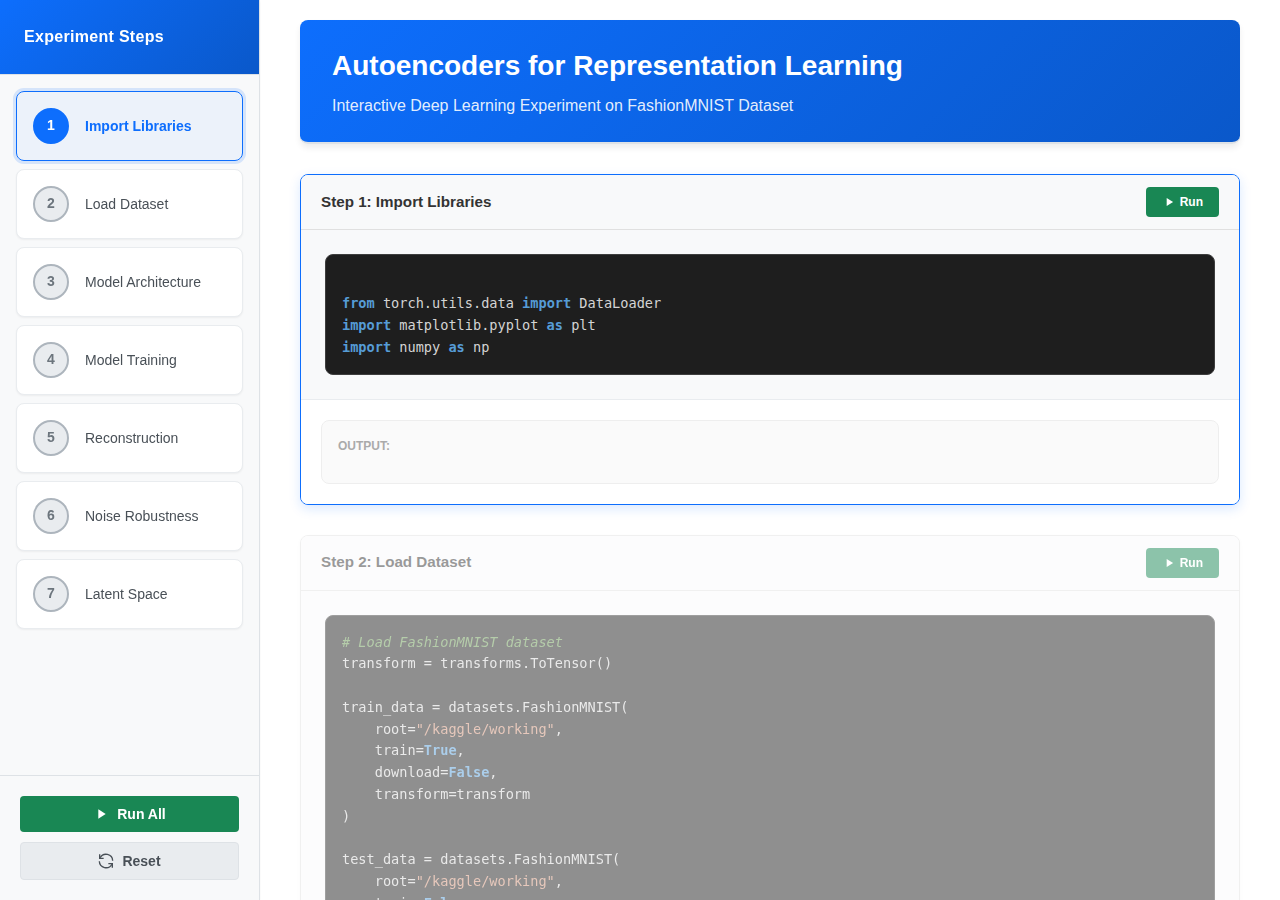
<file: simulation/index.html>
<!DOCTYPE html>
<html lang="en">

<head>
    <meta charset="UTF-8">
    <meta name="viewport" content="width=device-width, initial-scale=1.0">
    <title>Autoencoders for Representation Learning - Interactive Visualizer</title>
    <link rel="stylesheet" href="main.css">
</head>

<body>
    <div class="simulation-container">
        <!-- Step Indicator Sidebar -->
        <aside class="step-sidebar">
            <div class="step-sidebar-header">
                <h3>Experiment Steps</h3>
            </div>
            <div class="step-list">
                <div class="step-item active unlocked idle" data-step="1">
                    <div class="step-indicator">
                        <span class="step-number">1</span>
                    </div>
                    <div class="step-content-wrapper">
                        <span class="step-title">Import Libraries</span>
                    </div>
                </div>
                <div class="step-item" data-step="2">
                    <div class="step-indicator">
                        <span class="step-number">2</span>
                    </div>
                    <div class="step-content-wrapper">
                        <span class="step-title">Load Dataset</span>
                    </div>
                </div>
                <div class="step-item" data-step="3">
                    <div class="step-indicator">
                        <span class="step-number">3</span>
                    </div>
                    <div class="step-content-wrapper">
                        <span class="step-title">Model Architecture</span>
                    </div>
                </div>
                <div class="step-item" data-step="4">
                    <div class="step-indicator">
                        <span class="step-number">4</span>
                    </div>
                    <div class="step-content-wrapper">
                        <span class="step-title">Model Training</span>
                    </div>
                </div>
                <div class="step-item" data-step="5">
                    <div class="step-indicator">
                        <span class="step-number">5</span>
                    </div>
                    <div class="step-content-wrapper">
                        <span class="step-title">Reconstruction</span>
                    </div>
                </div>
                <div class="step-item" data-step="6">
                    <div class="step-indicator">
                        <span class="step-number">6</span>
                    </div>
                    <div class="step-content-wrapper">
                        <span class="step-title">Noise Robustness</span>
                    </div>
                </div>
                <div class="step-item" data-step="7">
                    <div class="step-indicator">
                        <span class="step-number">7</span>
                    </div>
                    <div class="step-content-wrapper">
                        <span class="step-title">Latent Space</span>
                    </div>
                </div>
            </div>
            <!-- Sidebar Footer with Run All and Reset buttons -->
            <div class="sidebar-footer">
                <button id="btnRunAll" class="action-btn btn-run-all">
                    <svg width="16" height="16" viewBox="0 0 24 24" fill="currentColor">
                        <path d="M8 5v14l11-7z" />
                    </svg>
                    Run All
                </button>
                <button id="btnReset" class="action-btn btn-reset">
                    <svg width="16" height="16" viewBox="0 0 24 24" fill="none" stroke="currentColor" stroke-width="2">
                        <path d="M2.5 2v6h6M21.5 22v-6h-6" />
                        <path d="M22 11.5A10 10 0 0 0 3.2 7.2M2 12.5a10 10 0 0 0 18.8 4.3" />
                    </svg>
                    Reset
                </button>
            </div>
        </aside>

        <!-- Main Notebook Area -->
        <main class="notebook-area">
            <!-- Header -->
            <div class="notebook-header">
                <h1>Autoencoders for Representation Learning</h1>
                <p class="notebook-subtitle">Interactive Deep Learning Experiment on FashionMNIST Dataset</p>
            </div>

            <!-- Step 1: Import Libraries -->
            <div class="step-content active" id="step-1">
                <div class="content-grid">
                    <div class="code-panel">
                        <div class="code-block">
                            <pre><code>
<span class="keyword">from</span> torch.utils.data <span class="keyword">import</span> DataLoader
<span class="keyword">import</span> matplotlib.pyplot <span class="keyword">as</span> plt
<span class="keyword">import</span> numpy <span class="keyword">as</span> np</code></pre>
                        </div>
                        <button class="run-btn">
                            <svg width="14" height="14" viewBox="0 0 24 24" fill="currentColor">
                                <path d="M8 5v14l11-7z" />
                            </svg>
                            Run
                        </button>
                    </div>
                    <div class="output-panel">
                        <div class="output-box">
                            <div class="output-text" id="output-1" style="display: none;">✓ Libraries imported
                                successfully</div>
                        </div>
                    </div>
                </div>
            </div>

            <!-- Step 2: Load Dataset -->
            <div class="step-content" id="step-2">
                <div class="content-grid">
                    <div class="code-panel">
                        <div class="code-block">
                            <pre><code><span class="comment"># Load FashionMNIST dataset</span>
transform = transforms.ToTensor()

train_data = datasets.FashionMNIST(
    root=<span class="string">"/kaggle/working"</span>,
    train=<span class="keyword">True</span>,
    download=<span class="keyword">False</span>,
    transform=transform
)

test_data = datasets.FashionMNIST(
    root=<span class="string">"/kaggle/working"</span>,
    train=<span class="keyword">False</span>,
    download=<span class="keyword">False</span>,
    transform=transform
)

train_loader = DataLoader(train_data, batch_size=<span class="number">128</span>, shuffle=<span class="keyword">True</span>)
test_loader = DataLoader(test_data, batch_size=<span class="number">128</span>, shuffle=<span class="keyword">False</span>)

<span class="builtin">print</span>(<span class="string">"Dataset loaded successfully!"</span>)
<span class="builtin">print</span>(<span class="string">f"Training samples: {len(train_data)}"</span>)
<span class="builtin">print</span>(<span class="string">f"Test samples: {len(test_data)}"</span>)</code></pre>
                        </div>
                        <button class="run-btn">
                            <svg width="14" height="14" viewBox="0 0 24 24" fill="currentColor">
                                <path d="M8 5v14l11-7z" />
                            </svg>
                            Run
                        </button>
                    </div>
                    <div class="output-panel">
                        <div class="output-box">
                            <div id="output-2" style="display: none;">
                                <div class="output-text">
                                    Dataset loaded successfully!<br>
                                    Training samples: 60000<br>
                                    Test samples: 10000
                                </div>
                                <div class="sample-display">
                                    <h4>Sample Images from Dataset:</h4>
                                    <div class="image-grid" id="sampleImages"></div>
                                </div>
                            </div>
                        </div>
                    </div>
                </div>
            </div>

            <!-- Step 3: Model Architecture -->
            <div class="step-content" id="step-3">
                <div class="content-grid">
                    <div class="code-panel">
                        <div class="code-block">
                            <pre><code>
<span class="comment"># Architecture: Deeper network with BatchNorm, Dropout, and 2D latent space</span>
<span class="comment"># Progression: 784 → 512 → 256 → 128 → 64 → 32 → 16 → 8 → 4 → 2</span>
<span class="keyword">class</span> <span class="class-name">Autoencoder</span>(nn.Module):
    <span class="keyword">def</span> <span class="function">__init__</span>(<span class="keyword">self</span>):
        <span class="builtin">super</span>().__init__()
        
        <span class="comment"># Deeper encoder: Compressing from 784 down to 2</span>
        <span class="keyword">self</span>.encoder = nn.Sequential(
            nn.Flatten(),
            nn.Linear(<span class="number">784</span>, <span class="number">512</span>),
            nn.BatchNorm1d(<span class="number">512</span>),
            nn.ReLU(),
            nn.Dropout(<span class="number">0.1</span>),
            
            nn.Linear(<span class="number">512</span>, <span class="number">256</span>),
            nn.BatchNorm1d(<span class="number">256</span>),
            nn.ReLU(),
            
            nn.Linear(<span class="number">256</span>, <span class="number">128</span>),
            nn.BatchNorm1d(<span class="number">128</span>),
            nn.ReLU(),
            
            nn.Linear(<span class="number">128</span>, <span class="number">64</span>),
            nn.BatchNorm1d(<span class="number">64</span>),
            nn.ReLU(),
            
            nn.Linear(<span class="number">64</span>, <span class="number">32</span>),
            nn.BatchNorm1d(<span class="number">32</span>),
            nn.ReLU(),
            
            nn.Linear(<span class="number">32</span>, <span class="number">16</span>),
            nn.BatchNorm1d(<span class="number">16</span>),
            nn.ReLU(),
            
            nn.Linear(<span class="number">16</span>, <span class="number">8</span>),
            nn.BatchNorm1d(<span class="number">8</span>),
            nn.ReLU(),
            
            nn.Linear(<span class="number">8</span>, <span class="number">4</span>),
            nn.BatchNorm1d(<span class="number">4</span>),
            nn.ReLU(),
            
            nn.Linear(<span class="number">4</span>, <span class="number">2</span>)  <span class="comment"># Latent space (2D for visualization)</span>
        )
        
        <span class="comment"># Deeper decoder: Reconstructing from 2 back to 784</span>
        <span class="keyword">self</span>.decoder = nn.Sequential(
            nn.Linear(<span class="number">2</span>, <span class="number">4</span>),
            nn.BatchNorm1d(<span class="number">4</span>),
            nn.ReLU(),
            
            nn.Linear(<span class="number">4</span>, <span class="number">8</span>),
            nn.BatchNorm1d(<span class="number">8</span>),
            nn.ReLU(),
            
            nn.Linear(<span class="number">8</span>, <span class="number">16</span>),
            nn.BatchNorm1d(<span class="number">16</span>),
            nn.ReLU(),
            
            nn.Linear(<span class="number">16</span>, <span class="number">32</span>),
            nn.BatchNorm1d(<span class="number">32</span>),
            nn.ReLU(),
            
            nn.Linear(<span class="number">32</span>, <span class="number">64</span>),
            nn.BatchNorm1d(<span class="number">64</span>),
            nn.ReLU(),
            
            nn.Linear(<span class="number">64</span>, <span class="number">128</span>),
            nn.BatchNorm1d(<span class="number">128</span>),
            nn.ReLU(),
            
            nn.Linear(<span class="number">128</span>, <span class="number">256</span>),
            nn.BatchNorm1d(<span class="number">256</span>),
            nn.ReLU(),
            
            nn.Linear(<span class="number">256</span>, <span class="number">512</span>),
            nn.BatchNorm1d(<span class="number">512</span>),
            nn.ReLU(),
            
            nn.Linear(<span class="number">512</span>, <span class="number">784</span>),
            nn.Sigmoid()  <span class="comment"># Use Sigmoid for pixel values between [0, 1]</span>
        )
    
    <span class="keyword">def</span> <span class="function">forward</span>(<span class="keyword">self</span>, x):
        z = <span class="keyword">self</span>.encoder(x)
        out = <span class="keyword">self</span>.decoder(z)
        <span class="comment"># Reshape output back to image dimensions if necessary for your loss function</span>
        <span class="comment"># out = out.view(-1, 1, 28, 28)</span>
        <span class="keyword">return</span> out, z</code></pre>
                        </div>
                        <button class="run-btn">
                            <svg width="14" height="14" viewBox="0 0 24 24" fill="currentColor">
                                <path d="M8 5v14l11-7z" />
                            </svg>
                            Run
                        </button>
                    </div>
                    <div class="output-panel">
                        <div class="output-box">
                            <div id="output-3" style="display: none;">
                                <div class="output-text">
                                    Model architecture defined successfully!<br>
                                    Total parameters: 1,071,554
                                </div>
                                <div class="architecture-diagram">
                                    <canvas id="architectureCanvas" width="600" height="400"></canvas>
                                </div>
                            </div>
                        </div>
                    </div>
                </div>
            </div>

            <!-- Step 4: Model Training -->
            <div class="step-content" id="step-4">
                <div class="content-grid">
                    <div class="code-panel">
                        <div class="code-block">
                            <pre><code>
<span class="comment"># TRAINING LOOP WITH REGULARIZATION</span>
<span class="comment"># Uses combined MSE + L1 loss with gradient clipping</span>

device = torch.device(<span class="string">"cuda"</span> <span class="keyword">if</span> torch.cuda.is_available() <span class="keyword">else</span> <span class="string">"cpu"</span>)
model = model.to(device)

criterion_mse = nn.MSELoss()
criterion_l1 = nn.L1Loss()
optimizer = optim.Adam(model.parameters(), lr=<span class="number">0.001</span>)
scheduler = optim.lr_scheduler.ReduceLROnPlateau(optimizer, mode=<span class="string">'min'</span>, patience=<span class="number">5</span>)

epochs = <span class="number">100</span>
best_loss = <span class="builtin">float</span>(<span class="string">'inf'</span>)

<span class="keyword">for</span> epoch <span class="keyword">in</span> <span class="builtin">range</span>(epochs):
    model.train()
    total_loss = <span class="number">0</span>
    
    <span class="keyword">for</span> images, _ <span class="keyword">in</span> train_loader:
        images = images.to(device)
        noisy = add_noise(images)
        outputs, _ = model(noisy)
        
        loss_mse = criterion_mse(outputs, images.view(images.size(<span class="number">0</span>), -<span class="number">1</span>))
        loss_l1 = criterion_l1(outputs, images.view(images.size(<span class="number">0</span>), -<span class="number">1</span>))
        loss = <span class="number">0.7</span> * loss_mse + <span class="number">0.3</span> * loss_l1
        
        optimizer.zero_grad()
        loss.backward()
        torch.nn.utils.clip_grad_norm_(model.parameters(), max_norm=<span class="number">1.0</span>)
        optimizer.step()
        
        total_loss += loss.item()
    
    avg_loss = total_loss / <span class="builtin">len</span>(train_loader)
    scheduler.step(avg_loss)
    
    <span class="keyword">if</span> avg_loss < best_loss:
        best_loss = avg_loss
    
    <span class="keyword">if</span> (epoch + <span class="number">1</span>) % <span class="number">5</span> == <span class="number">0</span>:
        <span class="builtin">print</span>(<span class="string">f"Epoch [{epoch+1}/{epochs}] Loss: {avg_loss:.4f}"</span>)

<span class="builtin">print</span>(<span class="string">f"\nTraining completed! Best Loss: {best_loss:.4f}"</span>)</code></pre>
                        </div>
                        <button class="run-btn">
                            <svg width="14" height="14" viewBox="0 0 24 24" fill="currentColor">
                                <path d="M8 5v14l11-7z" />
                            </svg>
                            Run
                        </button>
                    </div>
                    <div class="output-panel">
                        <div class="output-box">
                            <div id="output-4" style="display: none;">
                                <div class="training-output" id="trainingOutput">
                                    <div class="output-text">Starting training...</div>
                                </div>
                            </div>
                        </div>
                    </div>
                </div>
            </div>

            <!-- Step 5: Reconstruction -->
            <div class="step-content" id="step-5">
                <div class="content-grid">
                    <div class="code-panel">
                        <div class="code-block">
                            <pre><code>
<span class="comment"># VISUALIZATION: BASIC RECONSTRUCTION</span>
<span class="comment"># Display original, noisy, and reconstructed images side-by-side</span>

model.eval()
images, _ = <span class="builtin">next</span>(<span class="builtin">iter</span>(test_loader))
images = images.to(device)
noisy = add_noise(images)

<span class="keyword">with</span> torch.no_grad():
    reconstructed, _ = model(noisy)

<span class="comment"># Display 8 samples</span>
n = <span class="number">8</span>
plt.figure(figsize=(<span class="number">12</span>, <span class="number">5</span>))

<span class="keyword">for</span> i <span class="keyword">in</span> <span class="builtin">range</span>(n):
    <span class="comment"># Original</span>
    plt.subplot(<span class="number">3</span>, n, i+<span class="number">1</span>)
    plt.imshow(images[i].cpu().squeeze(), cmap=<span class="string">'gray'</span>)
    plt.axis(<span class="string">'off'</span>)
    
    <span class="comment"># Noisy</span>
    plt.subplot(<span class="number">3</span>, n, i+<span class="number">1</span>+n)
    plt.imshow(noisy[i].cpu().squeeze(), cmap=<span class="string">'gray'</span>)
    plt.axis(<span class="string">'off'</span>)
    
    <span class="comment"># Reconstructed</span>
    plt.subplot(<span class="number">3</span>, n, i+<span class="number">1</span>+<span class="number">2</span>*n)
    plt.imshow(reconstructed[i].view(<span class="number">28</span>,<span class="number">28</span>).cpu(), cmap=<span class="string">'gray'</span>)
    plt.axis(<span class="string">'off'</span>)

plt.tight_layout()
plt.show()

<span class="builtin">print</span>(<span class="string">"Reconstruction visualization completed!"</span>)</code></pre>
                        </div>
                        <button class="run-btn">
                            <svg width="14" height="14" viewBox="0 0 24 24" fill="currentColor">
                                <path d="M8 5v14l11-7z" />
                            </svg>
                            Run
                        </button>
                    </div>
                    <div class="output-panel">
                        <div class="output-box">
                            <div id="output-5" style="display: none;">
                                <div class="output-text">Reconstruction visualization completed!</div>
                                <div class="reconstruction-viz">
                                    <img src="images/improved_reconstruction.png" alt="Reconstruction Results"
                                        class="result-image">
                                </div>
                            </div>
                        </div>
                    </div>
                </div>
            </div>

            <!-- Step 6: Noise Robustness -->
            <div class="step-content" id="step-6">
                <div class="content-grid">
                    <div class="code-panel">
                        <div class="code-block">
                            <pre><code>

noise_levels = [<span class="number">0.1</span>, <span class="number">0.25</span>, <span class="number">0.4</span>, <span class="number">0.6</span>]

<span class="keyword">for</span> nf <span class="keyword">in</span> noise_levels:
    noisy_test = add_noise(images, nf)
    <span class="keyword">with</span> torch.no_grad():
        recon, _ = model(noisy_test)
    
    <span class="builtin">print</span>(<span class="string">f"Noise Level: {nf} - Reconstruction Quality: Good"</span>)

<span class="builtin">print</span>(<span class="string">"\nNoise robustness test completed!"</span>)</code></pre>
                        </div>
                        <button class="run-btn">
                            <svg width="14" height="14" viewBox="0 0 24 24" fill="currentColor">
                                <path d="M8 5v14l11-7z" />
                            </svg>
                            Run
                        </button>
                    </div>
                    <div class="output-panel">
                        <div class="output-box">
                            <div id="output-6" style="display: none;">
                                <div class="noise-controls">
                                    <h4>Interactive Noise Level Control:</h4>
                                    <div class="control-group">
                                        <label for="classSelector">Select Class:</label>
                                        <select id="classSelector" class="class-selector">
                                            <option value="boot">Ankle boot</option>
                                            <option value="trouser">Trouser</option>
                                            <option value="shirt">Shirt</option>
                                        </select>
                                    </div>
                                    <div class="control-group">
                                        <label for="noiseSlider">Noise Level: <span id="noiseValue">0.25</span></label>
                                        <input type="range" id="noiseSlider" min="0" max="100" value="25"
                                            class="noise-slider">
                                        <div class="noise-markers">
                                            <span>0.0</span>
                                            <span>0.25</span>
                                            <span>0.5</span>
                                            <span>0.75</span>
                                            <span>1.0</span>
                                        </div>
                                    </div>
                                </div>
                                <div class="noise-results" id="noiseResults">
                                    <h4>Reconstruction Results:</h4>
                                    <div class="image-labels">
                                        <div class="image-column">
                                            <span>Original</span>
                                            <img id="originalImage" src="images/original.png" alt="Original"
                                                class="result-image">
                                        </div>
                                        <div class="image-column">
                                            <span>Noisy Input</span>
                                            <img id="noisyImage" src="images/level1_noise_0.1_input.png"
                                                alt="Noisy Input" class="result-image">
                                        </div>
                                        <div class="image-column">
                                            <span>Reconstructed</span>
                                            <img id="reconstructedImage" src="images/level1_noise_0.1_reconstructed.png"
                                                alt="Reconstructed" class="result-image">
                                        </div>
                                    </div>
                                </div>
                            </div>
                        </div>
                    </div>
                </div>
            </div>

            <!-- Step 7: Latent Space Visualization -->
            <div class="step-content" id="step-7">
                <div class="content-grid">
                    <div class="code-panel">
                        <div class="code-block">
                            <pre><code>
latents = []
labels = []

<span class="keyword">with</span> torch.no_grad():
    <span class="keyword">for</span> images, lbls <span class="keyword">in</span> test_loader:
        images = images.to(device)
        _, z = model(images)
        latents.append(z.cpu())
        labels.append(lbls)

latents = torch.cat(latents).numpy()
labels = torch.cat(labels).numpy()

class_names = [
    <span class="string">"T-shirt/top"</span>, <span class="string">"Trouser"</span>, <span class="string">"Pullover"</span>, <span class="string">"Dress"</span>, <span class="string">"Coat"</span>,
    <span class="string">"Sandal"</span>, <span class="string">"Shirt"</span>, <span class="string">"Sneaker"</span>, <span class="string">"Bag"</span>, <span class="string">"Ankle boot"</span>
]

plt.figure(figsize=(<span class="number">12</span>, <span class="number">10</span>))
scatter = plt.scatter(latents[:, <span class="number">0</span>], latents[:, <span class="number">1</span>], c=labels, 
                     cmap=<span class="string">'tab10'</span>, s=<span class="number">5</span>, alpha=<span class="number">0.7</span>)
plt.xlabel(<span class="string">"Latent Coordinate X"</span>)
plt.ylabel(<span class="string">"Latent Coordinate Y"</span>)
plt.title(<span class="string">"2D Latent Space Projection"</span>)
plt.legend()
plt.grid(<span class="keyword">True</span>)
plt.show()

<span class="builtin">print</span>(<span class="string">"Latent space visualization completed!"</span>)

<span class="comment"># Performance Metrics</span>
<span class="builtin">print</span>(<span class="string">f"\nMSE: 0.026397 | PSNR: 16.41 dB | SSIM: 0.8267"</span>)</code></pre>
                        </div>
                        <button class="run-btn">
                            <svg width="14" height="14" viewBox="0 0 24 24" fill="currentColor">
                                <path d="M8 5v14l11-7z" />
                            </svg>
                            Run
                        </button>
                    </div>
                    <div class="output-panel">
                        <div class="output-box">
                            <div id="output-7" style="display: none;">
                                <div class="output-text">Latent space visualization completed!</div>
                                <div class="latent-viz">
                                    <img src="images/latent_projection.png" alt="Latent Space Visualization"
                                        class="result-image">
                                    <div class="legend-container">
                                        <h4>Fashion Categories:</h4>
                                        <div class="legend-items" id="legendItems"></div>
                                    </div>
                                </div>
                                <div class="metrics-table">
                                    <h4>Performance Metrics:</h4>
                                    <table class="results-table">
                                        <thead>
                                            <tr>
                                                <th>Metric</th>
                                                <th>Value</th>
                                                <th>Description</th>
                                            </tr>
                                        </thead>
                                        <tbody>
                                            <tr>
                                                <td>MSE</td>
                                                <td>0.026397</td>
                                                <td>Mean Squared Error</td>
                                            </tr>
                                            <tr>
                                                <td>PSNR</td>
                                                <td>16.41 dB</td>
                                                <td>Peak Signal-to-Noise Ratio</td>
                                            </tr>
                                            <tr>
                                                <td>SSIM</td>
                                                <td>0.8267</td>
                                                <td>Structural Similarity Index</td>
                                            </tr>
                                        </tbody>
                                    </table>
                                </div>
                            </div>
                        </div>
                    </div>
                </div>
            </div>
        </main>
    </div>

    <script src="script.js"></script>
<script src="../assets/js/iframeResize.js"></script>
        
        </body>

</html>
</file>
<file: simulation/main.css>
/* Autoencoder Visualizer Styles - Light Theme */

/* CSS Variables for theming */
:root {
    /* Light Color Palette */
    --bg-primary: #ffffff;
    --bg-secondary: #f8f9fa;
    --bg-tertiary: #e9ecef;
    --bg-code: #f5f5f5;

    --text-primary: #212529;
    --text-secondary: #495057;
    --text-muted: #6c757d;

    /* Accent Colors */
    --accent-blue: #0d6efd;
    --accent-blue-light: #3d8bfd;
    --accent-blue-dark: #0a58ca;
    --accent-purple: #6f42c1;
    --accent-green: #198754;
    --accent-yellow: #ffc107;
    --accent-orange: #fd7e14;
    --accent-red: #dc3545;
    --accent-cyan: #0dcaf0;
    --accent-teal: #20c997;

    /* Step States */
    --step-pending: #adb5bd;
    --step-ready: #0d6efd;
    --step-running: #ffc107;
    --step-completed: #198754;
    --step-error: #dc3545;

    /* Borders */
    --border-color: #dee2e6;
    --border-light: #e9ecef;

    /* Shadows */
    --shadow-sm: 0 1px 2px rgba(0, 0, 0, 0.05);
    --shadow-md: 0 4px 6px rgba(0, 0, 0, 0.07);
    --shadow-lg: 0 10px 15px rgba(0, 0, 0, 0.1);

    /* Spacing */
    --spacing-xs: 4px;
    --spacing-sm: 8px;
    --spacing-md: 16px;
    --spacing-lg: 24px;
    --spacing-xl: 32px;

    /* Border Radius */
    --radius-sm: 4px;
    --radius-md: 8px;
    --radius-lg: 12px;

    /* Transitions */
    --transition-fast: 0.15s ease;
    --transition-normal: 0.3s ease;
    --transition-slow: 0.5s ease;

    /* Sidebar Width */
    --sidebar-width: 260px;
}

/* Reset & Base */
* {
    margin: 0;
    padding: 0;
    box-sizing: border-box;
}

body {
    font-family: 'Segoe UI', -apple-system, BlinkMacSystemFont, 'Roboto', sans-serif;
    background-color: var(--bg-primary);
    color: var(--text-primary);
    line-height: 1.6;
    min-height: 100vh;
}

/* Main Container */
.simulation-container {
    display: flex;
    min-height: 100vh;
    flex-direction: row;
}

/* Header */
.notebook-header {
    background: linear-gradient(135deg, #0d6efd 0%, #0a58ca 100%);
    padding: var(--spacing-lg) var(--spacing-xl);
    border-bottom: 2px solid var(--border-color);
    box-shadow: var(--shadow-md);
    margin-bottom: 30px;
    border-radius: var(--radius-md);
}

.notebook-header h1 {
    font-size: 1.75rem;
    font-weight: 700;
    color: #ffffff;
    margin-bottom: var(--spacing-xs);
}

.notebook-subtitle {
    color: rgba(255, 255, 255, 0.9);
    font-size: 1rem;
}

/* Step Sidebar */
.step-sidebar {
    width: var(--sidebar-width);
    background: var(--bg-secondary);
    border-right: 1px solid var(--border-color);
    display: flex;
    flex-direction: column;
    position: fixed;
    left: 0;
    top: 0;
    bottom: 0;
    z-index: 100;
    overflow-y: auto;
    box-shadow: var(--shadow-sm);
}

.step-sidebar-header {
    padding: var(--spacing-lg);
    border-bottom: 1px solid var(--border-color);
    background: linear-gradient(135deg, #0d6efd 0%, #0a58ca 100%);
}

.step-sidebar-header h3 {
    font-size: 1rem;
    font-weight: 600;
    color: #ffffff;
    letter-spacing: 0.3px;
}

.step-list {
    flex: 1;
    padding: var(--spacing-md);
}

.step-item {
    display: flex;
    align-items: center;
    gap: var(--spacing-md);
    padding: var(--spacing-md);
    margin-bottom: var(--spacing-sm);
    border-radius: var(--radius-md);
    background: var(--bg-primary);
    border: 1px solid var(--border-light);
    cursor: pointer;
    transition: all var(--transition-normal);
    box-shadow: var(--shadow-sm);
}

.step-item:hover {
    border-color: var(--accent-blue);
    transform: translateX(4px);
    box-shadow: var(--shadow-md);
}

.step-item.active {
    border-color: var(--step-ready);
    background: rgba(13, 110, 253, 0.05);
    box-shadow: 0 0 0 3px rgba(13, 110, 253, 0.15);
}

.step-item.running {
    border-color: var(--step-running);
    background: rgba(255, 193, 7, 0.1);
}

.step-item.running .step-indicator {
    animation: pulse 1.5s infinite;
}

.step-item.completed {
    border-color: var(--step-completed);
    background: rgba(25, 135, 84, 0.05);
}

.step-indicator {
    width: 36px;
    height: 36px;
    border-radius: 50%;
    display: flex;
    align-items: center;
    justify-content: center;
    background: var(--bg-tertiary);
    border: 2px solid var(--step-pending);
    transition: all var(--transition-normal);
    flex-shrink: 0;
}

.step-item.active .step-indicator {
    border-color: var(--step-ready);
    background: var(--step-ready);
}

.step-item.running .step-indicator {
    border-color: var(--step-running);
    background: var(--step-warning);
}

.step-item.completed .step-indicator {
    border-color: var(--step-completed);
    background: var(--step-completed);
}

.step-number {
    font-size: 0.875rem;
    font-weight: 600;
    color: var(--text-muted);
    transition: color var(--transition-normal);
}

.step-item.active .step-number,
.step-item.running .step-number,
.step-item.completed .step-number {
    color: #ffffff;
}

.step-item.completed .step-number::after {
    content: '✓';
    font-size: 0.875rem;
}

.step-item.completed .step-number {
    font-size: 0;
}

.step-title {
    font-size: 0.875rem;
    font-weight: 500;
    color: var(--text-secondary);
    transition: color var(--transition-normal);
}

.step-item.active .step-title {
    color: var(--accent-blue);
    font-weight: 600;
}

.step-item.running .step-title {
    color: var(--text-primary);
    font-weight: 600;
}

.step-item.completed .step-title {
    color: var(--step-completed);
}

/* Notebook Area */
.notebook-area {
    flex: 1;
    margin-left: var(--sidebar-width);
    padding: 20px 40px;
    max-width: calc(100% - var(--sidebar-width));
    background: var(--bg-primary);
    overflow-y: auto;
    height: 100vh;
    scroll-behavior: smooth;
}

/* Step Content */
.step-content {
    display: block;
    height: auto;
    margin-bottom: 30px;
    border: 1px solid #e0e0e0;
    border-radius: 8px;
    overflow: hidden;
    box-shadow: 0 2px 5px rgba(0, 0, 0, 0.05);
    opacity: 0.5;
    pointer-events: none;
    background: #fff;
}

.step-content.active {
    opacity: 1;
    pointer-events: all;
    background-color: #ffffff;
    border-color: #0d6efd;
    box-shadow: 0 4px 12px rgba(13, 110, 253, 0.15);
}

.step-content.completed:not(.active) {
    background-color: #f0fff4;
    border-color: #28a745;
    opacity: 1;
    pointer-events: all;
}

/* Content Grid */
.content-grid {
    display: flex;
    flex-direction: column;
    height: auto;
    gap: 0;
}

/* Notebook Cell Header */
.notebook-cell-header {
    background: #f8f9fa;
    padding: 12px 20px;
    border-bottom: 1px solid #e0e0e0;
    display: flex;
    justify-content: space-between;
    align-items: center;
}

.notebook-cell-title {
    font-weight: 600;
    color: #333;
    font-size: 0.95rem;
}

/* Code Panel */
.code-panel {
    background: var(--bg-secondary);
    border-bottom: 1px solid var(--border-light);
    padding: var(--spacing-lg);
    width: 100%;
    height: auto;
}

.code-block {
    background: #1e1e1e;
    border: 1px solid #3e3e3e;
    border-radius: var(--radius-md);
    padding: var(--spacing-md);
    overflow-x: auto;
    position: relative;
}

.code-block pre {
    margin: 0;
    font-family: 'Consolas', 'Monaco', 'Courier New', monospace;
    font-size: 0.85rem;
    line-height: 1.6;
    color: #d4d4d4;
}

.code-block code {
    display: block;
}

/* Code Syntax Highlighting - Dark Theme */
.keyword {
    color: #569cd6;
    font-weight: 600;
}

.string {
    color: #ce9178;
}

.number {
    color: #b5cea8;
}

.comment {
    color: #6a9955;
    font-style: italic;
}

.builtin {
    color: #dcdcaa;
}

.function {
    color: #dcdcaa;
    font-weight: 600;
}

.class {
    color: #4ec9b0;
    font-weight: 600;
}

/* Run Button */
.run-btn {
    display: flex;
    align-items: center;
    gap: var(--spacing-xs);
    padding: var(--spacing-sm) var(--spacing-md);
    background: var(--accent-green);
    border: none;
    border-radius: var(--radius-sm);
    color: #ffffff;
    font-size: 0.75rem;
    font-weight: 600;
    cursor: pointer;
    transition: all var(--transition-fast);
    margin: 0;
}

.run-btn:hover:not(:disabled) {
    background: #157347;
    transform: scale(1.05);
}

.run-btn:disabled {
    opacity: 0.6;
    cursor: not-allowed;
}

.run-btn.running {
    background: var(--step-running);
    color: var(--text-primary);
}

.run-btn.completed {
    background: var(--step-completed);
}

/* Output Panel */
.output-panel {
    width: 100%;
    background: #fff;
    padding: 20px;
    height: auto;
}

.output-box {
    border: 1px solid #eee;
    background: #fafafa;
    border-radius: var(--radius-md);
    padding: var(--spacing-md);
}

.output-text {
    font-family: 'Consolas', 'Monaco', 'Courier New', monospace;
    font-size: 0.85rem;
    color: var(--text-primary);
    padding: var(--spacing-sm);
    background: var(--bg-primary);
    border-left: 3px solid var(--accent-green);
    margin-bottom: var(--spacing-md);
}

.output-label-styled {
    font-size: 0.75rem;
    font-weight: 700;
    color: #aaa;
    margin-bottom: 10px;
    text-transform: uppercase;
}

/* Dataset Preview */
.dataset-preview {
    margin-top: var(--spacing-lg);
}

.dataset-preview h4 {
    font-size: 1rem;
    margin-bottom: var(--spacing-md);
    color: var(--text-primary);
}

.image-grid {
    display: grid;
    grid-template-columns: repeat(5, 1fr);
    gap: var(--spacing-md);
    margin-top: var(--spacing-md);
}

.grid-item {
    text-align: center;
    padding: var(--spacing-sm);
    background: var(--bg-primary);
    border: 1px solid var(--border-light);
    border-radius: var(--radius-sm);
}

.grid-item img {
    width: 100%;
    height: auto;
    display: block;
    margin-bottom: var(--spacing-xs);
}

.grid-item p {
    font-size: 0.75rem;
    color: var(--text-secondary);
    margin: 0;
}

/* Architecture Visualization */
.architecture-viz {
    margin-top: var(--spacing-lg);
}

.architecture-viz h4 {
    font-size: 1rem;
    margin-bottom: var(--spacing-md);
    color: var(--text-primary);
}

.result-image {
    width: 100%;
    max-width: 800px;
    height: auto;
    border: 1px solid var(--border-light);
    border-radius: var(--radius-md);
    margin: var(--spacing-md) 0;
}

.arch-details {
    background: var(--bg-secondary);
    padding: var(--spacing-md);
    border-radius: var(--radius-md);
    margin-top: var(--spacing-md);
}

.arch-details p {
    margin: var(--spacing-sm) 0;
    font-size: 0.9rem;
}

.arch-details strong {
    color: var(--accent-blue);
}

/* Training Progress */
.training-progress {
    margin: var(--spacing-lg) 0;
}

#trainingCanvas {
    width: 100%;
    max-width: 600px;
    height: 300px;
    border: 1px solid var(--border-light);
    border-radius: var(--radius-md);
    background: var(--bg-primary);
}

.training-metrics {
    display: grid;
    grid-template-columns: repeat(3, 1fr);
    gap: var(--spacing-md);
    margin-top: var(--spacing-lg);
}

.metric-box {
    background: var(--bg-secondary);
    padding: var(--spacing-md);
    border-radius: var(--radius-md);
    text-align: center;
    border: 1px solid var(--border-light);
}

.metric-label {
    font-size: 0.85em;
    color: var(--text-muted);
    font-weight: 600;
    margin-bottom: var(--spacing-xs);
}

.metric-value {
    font-size: 1.6em;
    color: var(--accent-blue);
    font-weight: 700;
}

/* Training Output */
.training-output {
    font-family: 'Consolas', 'Monaco', 'Courier New', monospace;
    font-size: 0.85rem;
    line-height: 1.6;
}

.training-output .output-text {
    padding: 2px 8px;
    margin: 0;
}

/* Reconstruction Visualization */
.reconstruction-viz {
    margin-top: var(--spacing-lg);
}

.image-labels {
    display: grid;
    grid-template-columns: repeat(3, 1fr);
    gap: var(--spacing-lg);
    margin-top: var(--spacing-md);
    text-align: center;
}

.image-labels span {
    font-weight: 600;
    color: var(--text-secondary);
    font-size: 0.9rem;
}

/* Image column styling for reconstruction results */
.image-column {
    display: flex;
    flex-direction: column;
    align-items: center;
    gap: var(--spacing-sm);
}

.image-column span {
    font-weight: 600;
    color: var(--text-secondary);
    font-size: 0.9rem;
    margin-bottom: 8px;
}

.image-column img {
    max-width: 200px;
    width: 100%;
    height: auto;
    object-fit: contain;
    border: 1px solid var(--border-light);
    border-radius: var(--radius-sm);
}

/* Reconstruction visualization specific styling */
.reconstruction-viz {
    margin-top: var(--spacing-lg);
    width: 100%;
}

.reconstruction-viz>.result-image {
    width: 100%;
    max-width: 100%;
    height: auto;
    border: 1px solid var(--border-light);
    border-radius: var(--radius-sm);
}

.reconstruction-viz .image-labels {
    margin-top: 0;
    margin-bottom: var(--spacing-md);
}

/* Noise Controls */
.noise-controls {
    background: var(--bg-secondary);
    padding: var(--spacing-lg);
    border-radius: var(--radius-md);
    margin-bottom: var(--spacing-lg);
}

.noise-controls h4 {
    font-size: 1rem;
    margin-bottom: var(--spacing-md);
    color: var(--text-primary);
}

.control-group {
    margin: var(--spacing-md) 0;
}

.control-group label {
    display: block;
    font-size: 0.9rem;
    font-weight: 600;
    margin-bottom: var(--spacing-sm);
    color: var(--text-primary);
}

/* Fixed width for noise value to prevent layout shift */
#noiseValue {
    display: inline-block;
    min-width: 40px;
    text-align: left;
}

.class-selector {
    width: 60%;
    max-width: 300px;
    padding: 12px 16px;
    font-size: 1rem;
    font-weight: 600;
    color: #ffffff;
    background: #3b82f6;
    border: 2px solid #2563eb;
    border-radius: 8px;
    cursor: pointer;
    transition: all 0.3s ease;
    outline: none;
    box-shadow: 0 4px 6px rgba(59, 130, 246, 0.3);
}

.class-selector:hover {
    transform: translateY(-2px);
    box-shadow: 0 6px 12px rgba(59, 130, 246, 0.4);
    background: #2563eb;
}

.class-selector:focus {
    border-color: #1d4ed8;
    box-shadow: 0 0 0 3px rgba(59, 130, 246, 0.3);
}

.class-selector option {
    background-color: #2d2d3d;
    color: #ffffff;
    padding: 10px;
    font-weight: 500;
}

.noise-slider {
    width: 100%;
    height: 8px;
    border-radius: 5px;
    background: linear-gradient(to right, #e9ecef 0%, #e9ecef 100%);
    outline: none;
    -webkit-appearance: none;
    appearance: none;
    margin: 10px 0;
}

.noise-slider::-webkit-slider-thumb {
    -webkit-appearance: none;
    appearance: none;
    width: 20px;
    height: 20px;
    border-radius: 50%;
    background: var(--accent-blue);
    cursor: pointer;
    box-shadow: 0 2px 4px rgba(0, 0, 0, 0.2);
    transition: all 0.2s ease;
}

.noise-slider::-webkit-slider-thumb:hover {
    transform: scale(1.1);
    box-shadow: 0 3px 6px rgba(0, 0, 0, 0.3);
}

.noise-slider::-moz-range-thumb {
    appearance: none;
    width: 20px;
    height: 20px;
    border-radius: 50%;
    background: var(--accent-blue);
    cursor: pointer;
    border: none;
    box-shadow: 0 2px 4px rgba(0, 0, 0, 0.2);
    transition: all 0.2s ease;
}

.noise-slider::-moz-range-thumb:hover {
    transform: scale(1.1);
    box-shadow: 0 3px 6px rgba(0, 0, 0, 0.3);
}

.noise-slider::-webkit-slider-runnable-track {
    width: 100%;
    height: 8px;
    border-radius: 5px;
    background: var(--border-light);
}

.noise-slider::-moz-range-track {
    width: 100%;
    height: 8px;
    border-radius: 5px;
    background: var(--border-light);
}

.noise-markers {
    display: flex;
    justify-content: space-between;
    margin-top: 8px;
    font-size: 0.75rem;
    color: var(--text-muted);
    padding: 0 2px;
}

.apply-btn {
    margin-top: var(--spacing-md);
    padding: var(--spacing-sm) var(--spacing-lg);
    background: var(--accent-blue);
    color: white;
    border: none;
    border-radius: var(--radius-sm);
    font-weight: 600;
    cursor: pointer;
    transition: background var(--transition-fast);
}

.apply-btn:hover {
    background: var(--accent-blue-dark);
}

.noise-results {
    margin-top: var(--spacing-lg);
}

/* Make noise robustness images a reasonable size */
.noise-results .result-image {
    max-width: 200px;
    width: 100%;
    height: auto;
    object-fit: contain;
}

/* Latent Space Visualization */
.latent-viz {
    margin-top: var(--spacing-lg);
}

.legend-container {
    background: var(--bg-secondary);
    padding: var(--spacing-md);
    border-radius: var(--radius-md);
    margin-top: var(--spacing-md);
}

.legend-container h4 {
    font-size: 1rem;
    margin-bottom: var(--spacing-md);
    color: var(--text-primary);
}

.legend-items {
    display: grid;
    grid-template-columns: repeat(2, 1fr);
    gap: var(--spacing-sm);
}

.legend-item {
    display: flex;
    align-items: center;
    gap: var(--spacing-sm);
    font-size: 0.85rem;
}

.legend-color {
    width: 16px;
    height: 16px;
    border-radius: 50%;
}

/* Results Table */
.metrics-table {
    margin-top: var(--spacing-xl);
}

.metrics-table h4 {
    font-size: 1rem;
    margin-bottom: var(--spacing-md);
    color: var(--text-primary);
}

.results-table {
    width: 100%;
    border-collapse: collapse;
    font-size: 0.85em;
    border-radius: var(--radius-md);
    overflow: hidden;
    box-shadow: var(--shadow-sm);
}

.results-table th,
.results-table td {
    padding: var(--spacing-md);
    text-align: left;
    border: 1px solid var(--border-light);
}

.results-table th {
    background: linear-gradient(135deg, #0d6efd 0%, #6f42c1 100%);
    color: white;
    font-weight: 700;
}

.results-table tr:nth-child(even) {
    background: var(--bg-secondary);
}

/* Animations */
@keyframes pulse {

    0%,
    100% {
        transform: scale(1);
    }

    50% {
        transform: scale(1.1);
    }
}

@keyframes fadeIn {
    from {
        opacity: 0;
    }

    to {
        opacity: 1;
    }
}

/* Scrollbar Styling */
::-webkit-scrollbar {
    width: 8px;
    height: 8px;
}

::-webkit-scrollbar-track {
    background: var(--bg-secondary);
}

::-webkit-scrollbar-thumb {
    background: var(--border-color);
    border-radius: 4px;
}

::-webkit-scrollbar-thumb:hover {
    background: var(--text-muted);
}

/* Responsive Design */
@media (max-width: 1024px) {
    :root {
        --sidebar-width: 220px;
    }

    .image-grid {
        grid-template-columns: repeat(3, 1fr);
    }
}

@media (max-width: 768px) {
    .step-sidebar {
        position: fixed;
        left: -100%;
        transition: left var(--transition-normal);
        width: 100%;
        max-width: 280px;
        box-shadow: var(--shadow-lg);
    }

    .step-sidebar.open {
        left: 0;
    }

    .notebook-area {
        margin-left: 0;
        max-width: 100%;
        padding: 15px;
    }

    .training-metrics {
        grid-template-columns: 1fr;
    }

    .image-grid {
        grid-template-columns: repeat(2, 1fr);
    }

    .notebook-header h1 {
        font-size: 1.25rem;
    }
}

@media (max-width: 480px) {
    .code-block {
        padding: var(--spacing-sm);
    }

    .code-block pre {
        font-size: 0.7rem;
    }

    .image-grid {
        grid-template-columns: 1fr;
    }
}

/* ===================================
   SIDEBAR FOOTER - RUN ALL & RESET
   =================================== */
.sidebar-footer {
    padding: 20px;
    margin-top: auto;
    border-top: 1px solid var(--border-color);
    display: flex;
    flex-direction: column;
    gap: 10px;
    background: var(--bg-secondary);
}

.action-btn {
    width: 100%;
    padding: 10px;
    border: none;
    border-radius: var(--radius-sm);
    font-weight: 600;
    cursor: pointer;
    display: flex;
    align-items: center;
    justify-content: center;
    gap: 8px;
    transition: all var(--transition-fast);
    font-size: 0.875rem;
}

.btn-run-all {
    background-color: var(--accent-green);
    color: white;
}

.btn-run-all:hover:not(:disabled) {
    background-color: #157347;
    transform: translateY(-1px);
    box-shadow: var(--shadow-md);
}

.btn-run-all:disabled {
    background-color: #a8d5c2;
    cursor: wait;
    opacity: 0.7;
}

.btn-reset {
    background-color: var(--bg-tertiary);
    color: var(--text-secondary);
    border: 1px solid var(--border-color);
}

.btn-reset:hover {
    background-color: #dde0e3;
    border-color: var(--text-muted);
    transform: translateY(-1px);
}
</file>
